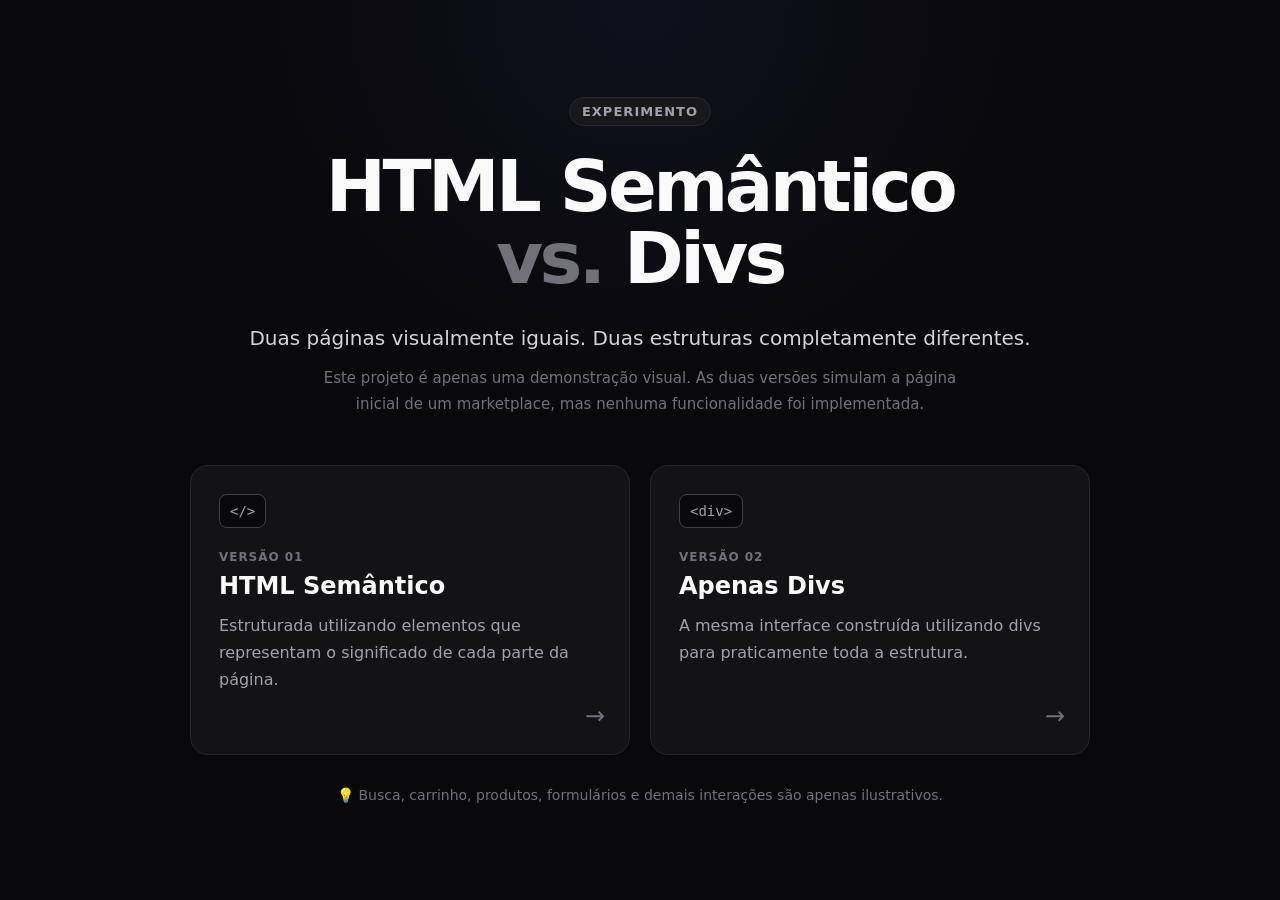
<file: src/index.html>
<!DOCTYPE html>
<html lang="pt-BR">
  <head>
    <meta charset="UTF-8" />
    <meta name="viewport" content="width=device-width, initial-scale=1.0" />

    <meta
      name="description"
      content="Uma demonstração prática da diferença entre HTML semântico e uma estrutura baseada principalmente em divs."
    />

    <title>HTML Semântico vs. Divs</title>

    <link rel="stylesheet" href="./styles.css" />
  </head>

  <body>
    <main class="container">
      <div class="content">
        <span class="badge">Experimento</span>

        <h1>
          HTML Semântico
          <span>vs.</span>
          Divs
        </h1>

        <p class="description">
          Duas páginas visualmente iguais. Duas estruturas completamente
          diferentes.
        </p>

        <p class="secondary-text">
          Este projeto é apenas uma demonstração visual. As duas versões
          simulam a página inicial de um marketplace, mas nenhuma funcionalidade
          foi implementada.
        </p>

        <div class="options">
          <a class="card" href="./semantico/">
            <div class="card-icon">&lt;/&gt;</div>

            <div>
              <span class="card-label">Versão 01</span>

              <h2>HTML Semântico</h2>

              <p>
                Estruturada utilizando elementos que representam o significado
                de cada parte da página.
              </p>
            </div>

            <span class="arrow" aria-hidden="true">→</span>
          </a>

          <a class="card" href="./divs/">
            <div class="card-icon">&lt;div&gt;</div>

            <div>
              <span class="card-label">Versão 02</span>

              <h2>Apenas Divs</h2>

              <p>
                A mesma interface construída utilizando divs para praticamente
                toda a estrutura.
              </p>
            </div>

            <span class="arrow" aria-hidden="true">→</span>
          </a>
        </div>

        <p class="tip">
          💡 Busca, carrinho, produtos, formulários e demais interações são
          apenas ilustrativos.
        </p>
      </div>
    </main>
  </body>
</html>
</file>
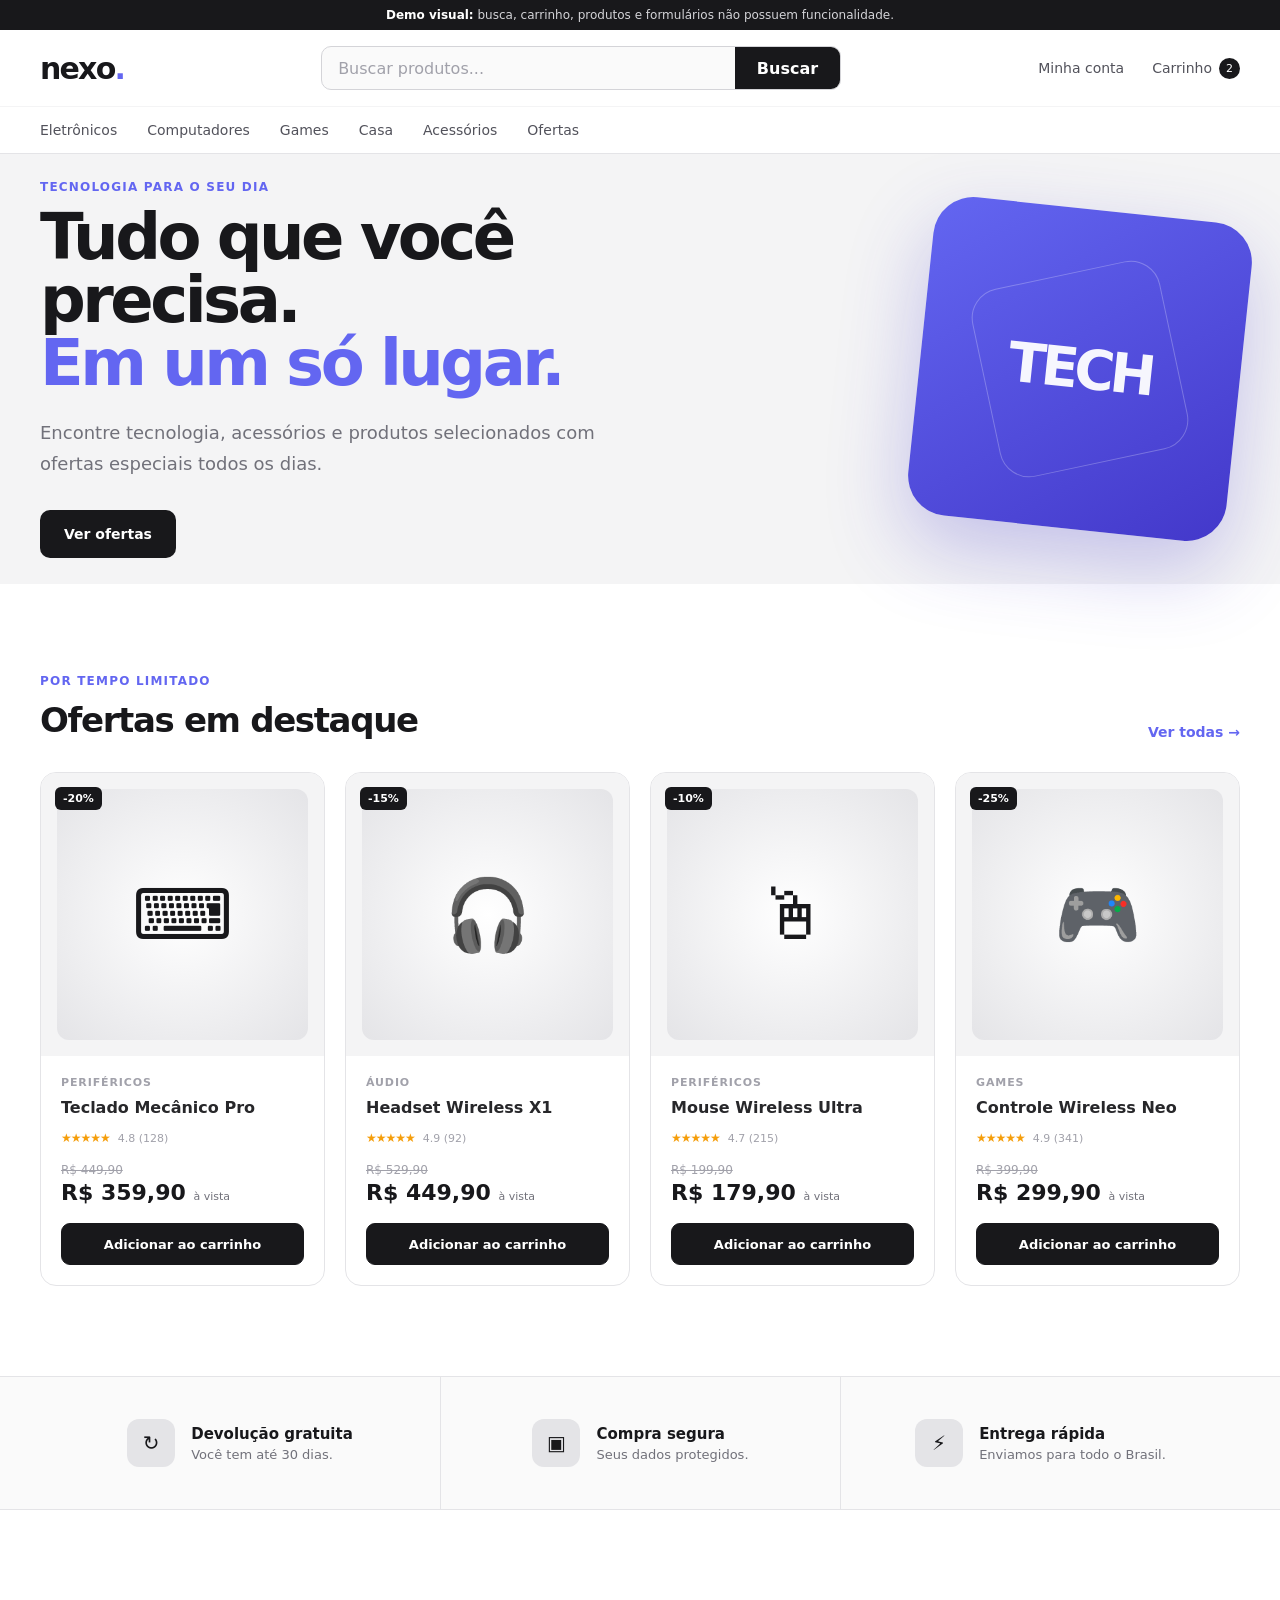
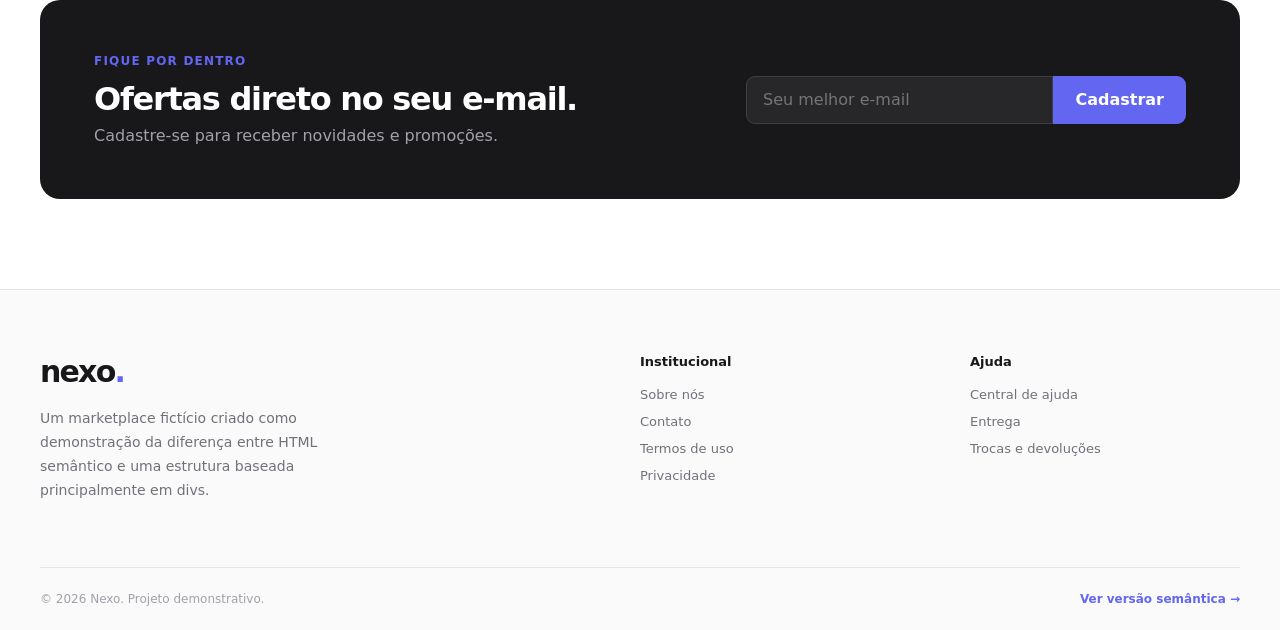
<file: src/divs/index.html>
<!DOCTYPE html>
<html lang="pt-BR">
  <head>
    <meta charset="UTF-8" />
    <meta name="viewport" content="width=device-width, initial-scale=1.0" />

    <meta
      name="description"
      content="Nexo, marketplace fictício construído principalmente utilizando divs."
    />

    <title>Nexo Marketplace — Divs</title>

    <link rel="stylesheet" href="./styles.css" />
  </head>

  <body>
    <div class="demo-warning">
      <strong>Demo visual:</strong>
      busca, carrinho, produtos e formulários não possuem funcionalidade.
    </div>

    <div class="header">
      <div class="header-content">
        <a href="../" class="logo">
          nexo<span>.</span>
        </a>

        <div class="search">
          <input
            name="search"
            type="text"
            placeholder="Buscar produtos..."
          />

          <button type="button">
            Buscar
          </button>
        </div>

        <div class="user-navigation">
          <a href="#">Minha conta</a>

          <a href="#">
            Carrinho
            <span>2</span>
          </a>
        </div>
      </div>

      <div class="categories">
        <div class="categories-content">
          <a href="#">Eletrônicos</a>
          <a href="#">Computadores</a>
          <a href="#">Games</a>
          <a href="#">Casa</a>
          <a href="#">Acessórios</a>
          <a href="#">Ofertas</a>
        </div>
      </div>
    </div>

    <div class="main">
      <div class="hero">
        <div class="hero-content">
          <div class="hero-copy">
            <div class="eyebrow">
              Tecnologia para o seu dia
            </div>

            <div class="hero-title">
              Tudo que você precisa.

              <div>
                Em um só lugar.
              </div>
            </div>

            <div class="hero-description">
              Encontre tecnologia, acessórios e produtos selecionados com
              ofertas especiais todos os dias.
            </div>

            <a href="#ofertas" class="primary-button">
              Ver ofertas
            </a>
          </div>

          <div class="hero-visual">
            <span>TECH</span>
          </div>
        </div>
      </div>

      <div class="products-section" id="ofertas">
        <div class="section-heading">
          <div>
            <div class="eyebrow">
              Por tempo limitado
            </div>

            <div class="section-title">
              Ofertas em destaque
            </div>
          </div>

          <a href="#">
            Ver todas →
          </a>
        </div>

        <div class="products-grid">
          <div class="product-card">
            <a href="#" class="product-image">
              <span class="discount">
                -20%
              </span>

              <div class="product-placeholder">
                <span>⌨</span>
              </div>
            </a>

            <div class="product-content">
              <div class="product-category">
                Periféricos
              </div>

              <div class="product-title">
                <a href="#">
                  Teclado Mecânico Pro
                </a>
              </div>

              <div class="rating">
                <span>★★★★★</span>
                <small>4.8 (128)</small>
              </div>

              <div class="old-price">
                R$ 449,90
              </div>

              <div class="price">
                R$ 359,90
                <small>à vista</small>
              </div>

              <button type="button" class="buy-button">
                Adicionar ao carrinho
              </button>
            </div>
          </div>

          <div class="product-card">
            <a href="#" class="product-image">
              <span class="discount">
                -15%
              </span>

              <div class="product-placeholder">
                <span>🎧</span>
              </div>
            </a>

            <div class="product-content">
              <div class="product-category">
                Áudio
              </div>

              <div class="product-title">
                <a href="#">
                  Headset Wireless X1
                </a>
              </div>

              <div class="rating">
                <span>★★★★★</span>
                <small>4.9 (92)</small>
              </div>

              <div class="old-price">
                R$ 529,90
              </div>

              <div class="price">
                R$ 449,90
                <small>à vista</small>
              </div>

              <button type="button" class="buy-button">
                Adicionar ao carrinho
              </button>
            </div>
          </div>

          <div class="product-card">
            <a href="#" class="product-image">
              <span class="discount">
                -10%
              </span>

              <div class="product-placeholder">
                <span>🖱</span>
              </div>
            </a>

            <div class="product-content">
              <div class="product-category">
                Periféricos
              </div>

              <div class="product-title">
                <a href="#">
                  Mouse Wireless Ultra
                </a>
              </div>

              <div class="rating">
                <span>★★★★★</span>
                <small>4.7 (215)</small>
              </div>

              <div class="old-price">
                R$ 199,90
              </div>

              <div class="price">
                R$ 179,90
                <small>à vista</small>
              </div>

              <button type="button" class="buy-button">
                Adicionar ao carrinho
              </button>
            </div>
          </div>

          <div class="product-card">
            <a href="#" class="product-image">
              <span class="discount">
                -25%
              </span>

              <div class="product-placeholder">
                <span>🎮</span>
              </div>
            </a>

            <div class="product-content">
              <div class="product-category">
                Games
              </div>

              <div class="product-title">
                <a href="#">
                  Controle Wireless Neo
                </a>
              </div>

              <div class="rating">
                <span>★★★★★</span>
                <small>4.9 (341)</small>
              </div>

              <div class="old-price">
                R$ 399,90
              </div>

              <div class="price">
                R$ 299,90
                <small>à vista</small>
              </div>

              <button type="button" class="buy-button">
                Adicionar ao carrinho
              </button>
            </div>
          </div>
        </div>
      </div>

      <div class="benefits">
        <div class="benefits-content">
          <div class="benefit">
            <span class="benefit-icon">
              ↻
            </span>

            <div>
              <div class="benefit-title">
                Devolução gratuita
              </div>

              <div class="benefit-description">
                Você tem até 30 dias.
              </div>
            </div>
          </div>

          <div class="benefit">
            <span class="benefit-icon">
              ▣
            </span>

            <div>
              <div class="benefit-title">
                Compra segura
              </div>

              <div class="benefit-description">
                Seus dados protegidos.
              </div>
            </div>
          </div>

          <div class="benefit">
            <span class="benefit-icon">
              ⚡
            </span>

            <div>
              <div class="benefit-title">
                Entrega rápida
              </div>

              <div class="benefit-description">
                Enviamos para todo o Brasil.
              </div>
            </div>
          </div>
        </div>
      </div>

      <div class="newsletter">
        <div>
          <div class="eyebrow">
            Fique por dentro
          </div>

          <div class="newsletter-title">
            Ofertas direto no seu e-mail.
          </div>

          <div class="newsletter-description">
            Cadastre-se para receber novidades e promoções.
          </div>
        </div>

        <div class="newsletter-form">
          <input
            name="email"
            type="text"
            placeholder="Seu melhor e-mail"
          />

          <button type="button">
            Cadastrar
          </button>
        </div>
      </div>
    </div>

    <div class="footer">
      <div class="footer-content">
        <div class="footer-brand">
          <a href="../" class="logo">
            nexo<span>.</span>
          </a>

          <div class="footer-description">
            Um marketplace fictício criado como demonstração da diferença
            entre HTML semântico e uma estrutura baseada principalmente em
            divs.
          </div>
        </div>

        <div class="footer-links">
          <div class="footer-title">
            Institucional
          </div>

          <a href="#">Sobre nós</a>
          <a href="#">Contato</a>
          <a href="#">Termos de uso</a>
          <a href="#">Privacidade</a>
        </div>

        <div class="footer-links">
          <div class="footer-title">
            Ajuda
          </div>

          <a href="#">Central de ajuda</a>
          <a href="#">Entrega</a>
          <a href="#">Trocas e devoluções</a>
        </div>
      </div>

      <div class="footer-bottom">
        <div>
          © 2026 Nexo. Projeto demonstrativo.
        </div>

        <a href="../semantico/">
          Ver versão semântica →
        </a>
      </div>
    </div>
  </body>
</html>
</file>
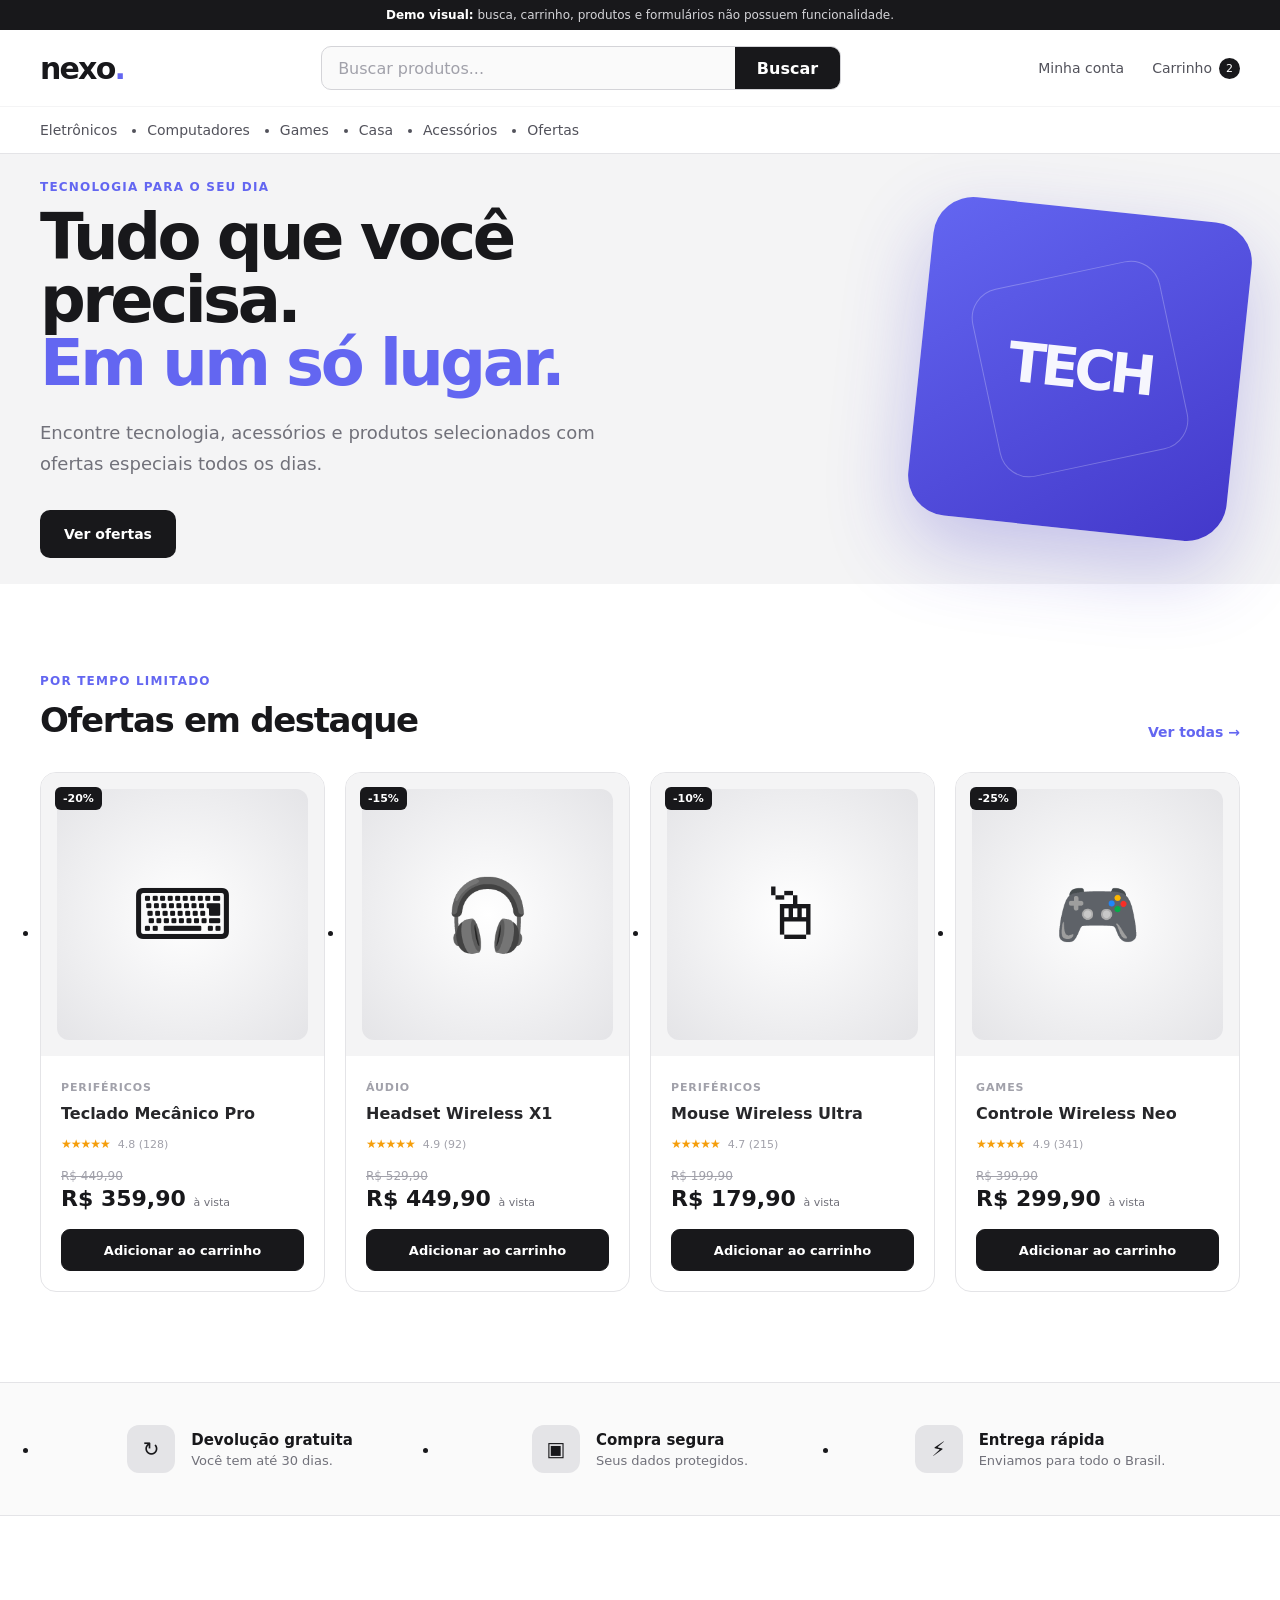
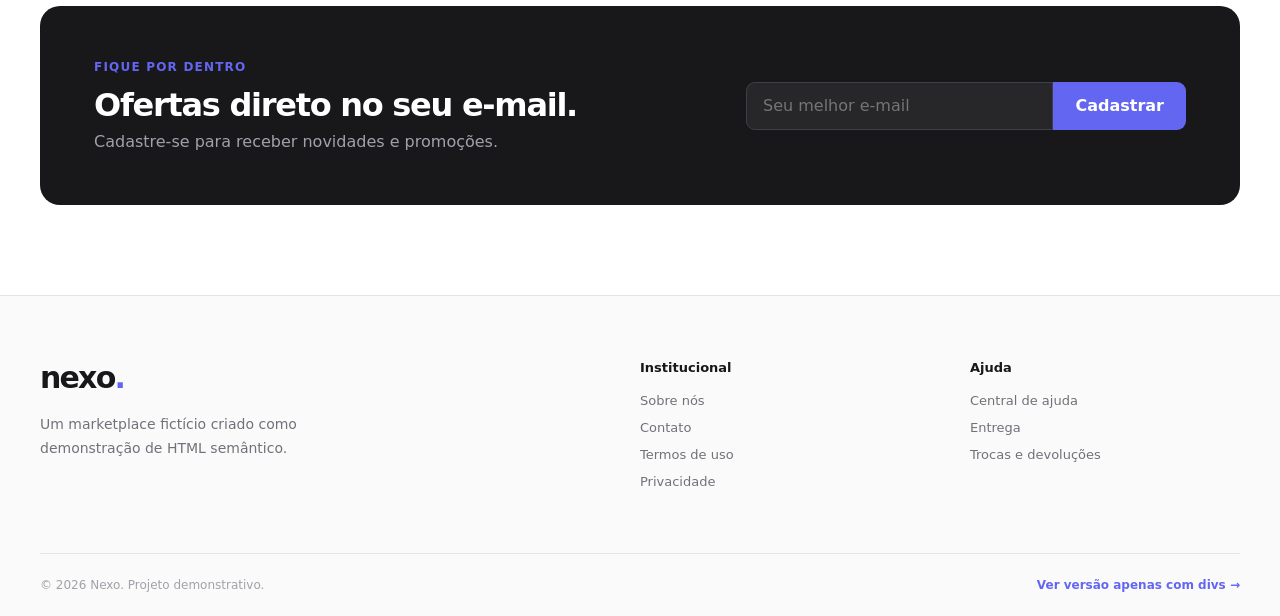
<file: src/semantico/index.html>
<!DOCTYPE html>
<html lang="pt-BR">
  <head>
    <meta charset="UTF-8" />
    <meta name="viewport" content="width=device-width, initial-scale=1.0" />

    <meta
      name="description"
      content="Nexo, marketplace fictício utilizado como demonstração de HTML semântico."
    />

    <title>Nexo Marketplace — HTML Semântico</title>

    <link rel="stylesheet" href="./styles.css" />
  </head>

  <body>
    <aside class="demo-warning" aria-label="Aviso sobre a demonstração">
      <strong>Demo visual:</strong>
      busca, carrinho, produtos e formulários não possuem funcionalidade.
    </aside>

    <header class="header">
      <div class="header-content">
        <a href="../" class="logo" aria-label="Nexo - Voltar ao experimento">
          nexo<span>.</span>
        </a>

        <form class="search" role="search">
          <label class="sr-only" for="product-search">
            Buscar produtos
          </label>

          <input
            id="product-search"
            name="search"
            type="search"
            placeholder="Buscar produtos..."
          />

          <button type="button">Buscar</button>
        </form>

        <nav class="user-navigation" aria-label="Navegação do usuário">
          <a href="#">Minha conta</a>

          <a href="#">
            Carrinho
            <span>2</span>
          </a>
        </nav>
      </div>

      <nav class="categories" aria-label="Categorias de produtos">
        <ul class="categories-content">
          <li><a href="#">Eletrônicos</a></li>
          <li><a href="#">Computadores</a></li>
          <li><a href="#">Games</a></li>
          <li><a href="#">Casa</a></li>
          <li><a href="#">Acessórios</a></li>
          <li><a href="#">Ofertas</a></li>
        </ul>
      </nav>
    </header>

    <main>
      <section class="hero" aria-labelledby="hero-title">
        <div class="hero-content">
          <div class="hero-copy">
            <span class="eyebrow">
              Tecnologia para o seu dia
            </span>

            <h1 id="hero-title">
              Tudo que você precisa.
              <strong>Em um só lugar.</strong>
            </h1>

            <p>
              Encontre tecnologia, acessórios e produtos selecionados com
              ofertas especiais todos os dias.
            </p>

            <a href="#ofertas" class="primary-button">
              Ver ofertas
            </a>
          </div>

          <div class="hero-visual" aria-hidden="true">
            <span>TECH</span>
          </div>
        </div>
      </section>

      <section
        class="products-section"
        id="ofertas"
        aria-labelledby="offers-title"
      >
        <div class="section-heading">
          <div>
            <span class="eyebrow">
              Por tempo limitado
            </span>

            <h2 id="offers-title">
              Ofertas em destaque
            </h2>
          </div>

          <a href="#">Ver todas →</a>
        </div>

        <ul class="products-grid">
          <li>
            <article class="product-card">
              <a href="#" class="product-image">
                <data class="discount" value="20">-20%</data>

                <div class="product-placeholder">
                  <span aria-hidden="true">⌨</span>
                </div>
              </a>

              <div class="product-content">
                <span class="product-category">
                  Periféricos
                </span>

                <h3>
                  <a href="#">
                    Teclado Mecânico Pro
                  </a>
                </h3>

                <p class="rating">
                  <span aria-label="4.8 de 5 estrelas">★★★★★</span>
                  <small>4.8 (128)</small>
                </p>

                <p class="old-price">
                  R$ 449,90
                </p>

                <p class="price">
                  R$ 359,90
                  <small>à vista</small>
                </p>

                <button type="button" class="buy-button">
                  Adicionar ao carrinho
                </button>
              </div>
            </article>
          </li>

          <li>
            <article class="product-card">
              <a href="#" class="product-image">
                <data class="discount" value="15">-15%</data>

                <div class="product-placeholder">
                  <span aria-hidden="true">🎧</span>
                </div>
              </a>

              <div class="product-content">
                <span class="product-category">
                  Áudio
                </span>

                <h3>
                  <a href="#">
                    Headset Wireless X1
                  </a>
                </h3>

                <p class="rating">
                  <span aria-label="4.9 de 5 estrelas">★★★★★</span>
                  <small>4.9 (92)</small>
                </p>

                <p class="old-price">
                  R$ 529,90
                </p>

                <p class="price">
                  R$ 449,90
                  <small>à vista</small>
                </p>

                <button type="button" class="buy-button">
                  Adicionar ao carrinho
                </button>
              </div>
            </article>
          </li>

          <li>
            <article class="product-card">
              <a href="#" class="product-image">
                <data class="discount" value="10">-10%</data>

                <div class="product-placeholder">
                  <span aria-hidden="true">🖱</span>
                </div>
              </a>

              <div class="product-content">
                <span class="product-category">
                  Periféricos
                </span>

                <h3>
                  <a href="#">
                    Mouse Wireless Ultra
                  </a>
                </h3>

                <p class="rating">
                  <span aria-label="4.7 de 5 estrelas">★★★★★</span>
                  <small>4.7 (215)</small>
                </p>

                <p class="old-price">
                  R$ 199,90
                </p>

                <p class="price">
                  R$ 179,90
                  <small>à vista</small>
                </p>

                <button type="button" class="buy-button">
                  Adicionar ao carrinho
                </button>
              </div>
            </article>
          </li>

          <li>
            <article class="product-card">
              <a href="#" class="product-image">
                <data class="discount" value="25">-25%</data>

                <div class="product-placeholder">
                  <span aria-hidden="true">🎮</span>
                </div>
              </a>

              <div class="product-content">
                <span class="product-category">
                  Games
                </span>

                <h3>
                  <a href="#">
                    Controle Wireless Neo
                  </a>
                </h3>

                <p class="rating">
                  <span aria-label="4.9 de 5 estrelas">★★★★★</span>
                  <small>4.9 (341)</small>
                </p>

                <p class="old-price">
                  R$ 399,90
                </p>

                <p class="price">
                  R$ 299,90
                  <small>à vista</small>
                </p>

                <button type="button" class="buy-button">
                  Adicionar ao carrinho
                </button>
              </div>
            </article>
          </li>
        </ul>
      </section>

      <section class="benefits" aria-labelledby="benefits-title">
        <h2 id="benefits-title" class="sr-only">
          Benefícios da Nexo
        </h2>

        <ul class="benefits-content">
          <li>
            <article>
              <span class="benefit-icon" aria-hidden="true">
                ↻
              </span>

              <div>
                <h3>Devolução gratuita</h3>
                <p>Você tem até 30 dias.</p>
              </div>
            </article>
          </li>

          <li>
            <article>
              <span class="benefit-icon" aria-hidden="true">
                ▣
              </span>

              <div>
                <h3>Compra segura</h3>
                <p>Seus dados protegidos.</p>
              </div>
            </article>
          </li>

          <li>
            <article>
              <span class="benefit-icon" aria-hidden="true">
                ⚡
              </span>

              <div>
                <h3>Entrega rápida</h3>
                <p>Enviamos para todo o Brasil.</p>
              </div>
            </article>
          </li>
        </ul>
      </section>

      <section class="newsletter" aria-labelledby="newsletter-title">
        <div>
          <span class="eyebrow">
            Fique por dentro
          </span>

          <h2 id="newsletter-title">
            Ofertas direto no seu e-mail.
          </h2>

          <p>
            Cadastre-se para receber novidades e promoções.
          </p>
        </div>

        <form>
          <label class="sr-only" for="newsletter-email">
            Seu melhor e-mail
          </label>

          <input
            id="newsletter-email"
            name="email"
            type="email"
            placeholder="Seu melhor e-mail"
          />

          <button type="button">
            Cadastrar
          </button>
        </form>
      </section>
    </main>

    <footer class="footer">
      <div class="footer-content">
        <div class="footer-brand">
          <a href="../" class="logo">
            nexo<span>.</span>
          </a>

          <p>
            Um marketplace fictício criado como demonstração de HTML semântico.
          </p>
        </div>

        <nav aria-label="Links institucionais">
          <h2>Institucional</h2>

          <a href="#">Sobre nós</a>
          <a href="#">Contato</a>
          <a href="#">Termos de uso</a>
          <a href="#">Privacidade</a>
        </nav>

        <nav aria-label="Ajuda">
          <h2>Ajuda</h2>

          <a href="#">Central de ajuda</a>
          <a href="#">Entrega</a>
          <a href="#">Trocas e devoluções</a>
        </nav>
      </div>

      <div class="footer-bottom">
        <p>
          © 2026 Nexo. Projeto demonstrativo.
        </p>

        <a href="../divs/">
          Ver versão apenas com divs →
        </a>
      </div>
    </footer>
  </body>
</html>
</file>
<file: src/styles.css>
* {
  box-sizing: border-box;
  margin: 0;
  padding: 0;
}

:root {
  font-family:
    Inter,
    system-ui,
    -apple-system,
    BlinkMacSystemFont,
    "Segoe UI",
    sans-serif;

  color: #e4e4e7;
  background: #09090b;
}

body {
  min-height: 100vh;

  background:
    radial-gradient(circle at top, rgba(99, 102, 241, 0.08), transparent 35%),
    #09090b;
}

a {
  color: inherit;
  text-decoration: none;
}

.container {
  min-height: 100vh;

  display: flex;
  align-items: center;
  justify-content: center;

  padding: 48px 24px;
}

.content {
  width: min(100%, 900px);

  text-align: center;
}

.badge {
  display: inline-flex;

  margin-bottom: 24px;
  padding: 6px 12px;

  border: 1px solid #27272a;
  border-radius: 999px;

  background: #18181b;

  color: #a1a1aa;

  font-size: 13px;
  font-weight: 600;
  text-transform: uppercase;
  letter-spacing: 0.08em;
}

h1 {
  max-width: 700px;

  margin: 0 auto;

  color: #fafafa;

  font-size: clamp(40px, 7vw, 72px);
  line-height: 1;

  letter-spacing: -0.05em;
}

h1 span {
  color: #71717a;
}

.description {
  margin-top: 28px;

  color: #d4d4d8;

  font-size: 20px;
  line-height: 1.6;
}

.secondary-text {
  max-width: 660px;

  margin: 12px auto 0;

  color: #71717a;

  font-size: 15px;
  line-height: 1.7;
}

.options {
  display: grid;
  grid-template-columns: repeat(2, 1fr);
  gap: 20px;

  margin-top: 48px;

  text-align: left;
}

.card {
  position: relative;

  min-height: 290px;

  display: flex;
  flex-direction: column;
  gap: 22px;

  padding: 28px;

  border: 1px solid #27272a;
  border-radius: 18px;

  background: rgba(24, 24, 27, 0.7);

  transition:
    border-color 0.2s ease,
    transform 0.2s ease,
    background 0.2s ease;
}

.card:hover {
  transform: translateY(-4px);

  border-color: #52525b;

  background: #18181b;
}

.card-icon {
  width: fit-content;

  padding: 8px 10px;

  border: 1px solid #3f3f46;
  border-radius: 8px;

  background: #09090b;

  color: #a1a1aa;

  font-family: monospace;
  font-size: 14px;
}

.card-label {
  display: block;

  margin-bottom: 8px;

  color: #71717a;

  font-size: 12px;
  font-weight: 700;
  text-transform: uppercase;
  letter-spacing: 0.08em;
}

.card h2 {
  color: #fafafa;

  font-size: 24px;
}

.card p {
  margin-top: 12px;

  color: #a1a1aa;

  line-height: 1.7;
}

.arrow {
  position: absolute;

  right: 24px;
  bottom: 24px;

  color: #71717a;

  font-size: 24px;

  transition:
    color 0.2s ease,
    transform 0.2s ease;
}

.card:hover .arrow {
  transform: translateX(4px);

  color: #fafafa;
}

.tip {
  margin-top: 32px;

  color: #71717a;

  font-size: 14px;
}

@media (max-width: 700px) {
  .options {
    grid-template-columns: 1fr;
  }

  .card {
    min-height: 250px;
  }
}
</file>
<file: src/divs/styles.css>
* {
  box-sizing: border-box;
  margin: 0;
  padding: 0;
}

:root {
  font-family:
    Inter,
    system-ui,
    -apple-system,
    BlinkMacSystemFont,
    "Segoe UI",
    sans-serif;

  color: #18181b;
  background: #ffffff;
}

html {
  scroll-behavior: smooth;
}

body {
  min-width: 320px;
}

a {
  color: inherit;
  text-decoration: none;
}

button,
input {
  font: inherit;
}

button {
  cursor: pointer;
}

/* Demo */

.demo-warning {
  padding: 8px 20px;

  background: #18181b;
  color: #d4d4d8;

  text-align: center;

  font-size: 12px;
}

.demo-warning strong {
  color: #ffffff;
}

/* Header */

.header {
  position: sticky;
  top: 0;
  z-index: 10;

  background: rgba(255, 255, 255, 0.96);

  border-bottom: 1px solid #e4e4e7;

  backdrop-filter: blur(12px);
}

.header-content {
  width: min(100% - 40px, 1200px);
  min-height: 76px;

  margin: 0 auto;

  display: grid;
  grid-template-columns: auto minmax(300px, 520px) auto;
  align-items: center;
  justify-content: space-between;
  gap: 48px;
}

.logo {
  flex-shrink: 0;

  font-size: 30px;
  font-weight: 800;

  letter-spacing: -0.06em;
}

.logo span {
  color: #6366f1;
}

.search {
  width: 100%;
  height: 44px;

  display: flex;

  border: 1px solid #d4d4d8;
  border-radius: 10px;

  overflow: hidden;

  background: #fafafa;
}

.search:focus-within {
  border-color: #6366f1;

  outline: 3px solid rgba(99, 102, 241, 0.12);
}

.search input {
  flex: 1;

  min-width: 0;

  padding: 0 16px;

  border: 0;
  outline: 0;

  background: transparent;

  color: #18181b;
}

.search input::placeholder {
  color: #a1a1aa;
}

.search button {
  padding: 0 22px;

  border: 0;

  background: #18181b;
  color: #ffffff;

  font-weight: 600;
}

.user-navigation {
  display: flex;
  align-items: center;
  justify-content: flex-end;
  gap: 28px;

  white-space: nowrap;

  color: #52525b;

  font-size: 14px;
  font-weight: 500;
}

.user-navigation a {
  display: flex;
  align-items: center;
  gap: 7px;
}

.user-navigation a:hover {
  color: #18181b;
}

.user-navigation span {
  min-width: 21px;
  height: 21px;

  display: inline-flex;
  align-items: center;
  justify-content: center;

  padding: 0 6px;

  border-radius: 999px;

  background: #18181b;
  color: #ffffff;

  font-size: 11px;
}

.categories {
  border-top: 1px solid #f4f4f5;
}

.categories-content {
  width: min(100% - 40px, 1200px);
  height: 46px;

  margin: 0 auto;

  display: flex;
  align-items: center;
  gap: 30px;

  overflow-x: auto;

  color: #52525b;

  font-size: 14px;
}

.categories-content a {
  flex-shrink: 0;
}

.categories-content a:hover {
  color: #6366f1;
}

/* Hero */

.hero {
  background: #f4f4f5;
}

.hero-content {
  width: min(100% - 40px, 1200px);
  min-height: 430px;

  margin: 0 auto;

  display: grid;
  grid-template-columns: 1.2fr 0.8fr;
  align-items: center;
  gap: 60px;
}

.hero-copy {
  max-width: 640px;
}

.eyebrow {
  display: block;

  margin-bottom: 12px;

  color: #6366f1;

  font-size: 12px;
  font-weight: 800;

  text-transform: uppercase;
  letter-spacing: 0.1em;
}

.hero-title {
  color: #18181b;

  font-size: clamp(42px, 5vw, 68px);
  font-weight: 700;
  line-height: 0.98;

  letter-spacing: -0.055em;
}

.hero-title > div {
  color: #6366f1;

  font-weight: 800;
}

.hero-description {
  max-width: 560px;

  margin-top: 24px;

  color: #71717a;

  font-size: 18px;
  line-height: 1.7;
}

.primary-button {
  height: 48px;

  display: inline-flex;
  align-items: center;
  justify-content: center;

  margin-top: 30px;
  padding: 0 24px;

  border-radius: 10px;

  background: #18181b;
  color: #ffffff;

  font-size: 14px;
  font-weight: 700;

  transition:
    transform 0.2s ease,
    background 0.2s ease;
}

.primary-button:hover {
  transform: translateY(-2px);

  background: #27272a;
}

.hero-visual {
  position: relative;

  width: 320px;

  aspect-ratio: 1;

  justify-self: end;

  display: flex;
  align-items: center;
  justify-content: center;

  border-radius: 40px;

  transform: rotate(6deg);

  background: linear-gradient(145deg, #6366f1, #4338ca);

  box-shadow: 0 30px 80px rgba(67, 56, 202, 0.28);
}

.hero-visual::before {
  content: "";

  position: absolute;

  width: 190px;
  height: 190px;

  border: 1px solid rgba(255, 255, 255, 0.25);
  border-radius: 30px;

  transform: rotate(-18deg);
}

.hero-visual span {
  position: relative;

  color: rgba(255, 255, 255, 0.95);

  font-size: 55px;
  font-weight: 900;

  letter-spacing: -0.08em;
}

/* Products */

.products-section {
  width: min(100% - 40px, 1200px);

  margin: 0 auto;

  padding: 90px 0;
}

.section-heading {
  display: flex;
  align-items: flex-end;
  justify-content: space-between;

  margin-bottom: 32px;
}

.section-title {
  font-size: 34px;
  font-weight: 700;

  letter-spacing: -0.04em;
}

.section-heading > a {
  color: #6366f1;

  font-size: 14px;
  font-weight: 700;
}

.products-grid {
  display: grid;
  grid-template-columns: repeat(4, 1fr);
  gap: 20px;
}

.product-card {
  overflow: hidden;

  border: 1px solid #e4e4e7;
  border-radius: 16px;

  background: #ffffff;

  transition:
    transform 0.2s ease,
    box-shadow 0.2s ease;
}

.product-card:hover {
  transform: translateY(-4px);

  box-shadow: 0 16px 35px rgba(24, 24, 27, 0.08);
}

.product-image {
  position: relative;

  display: block;

  aspect-ratio: 1;

  padding: 16px;

  background: #f4f4f5;
}

.discount {
  position: absolute;
  top: 14px;
  left: 14px;
  z-index: 1;

  padding: 5px 8px;

  border-radius: 6px;

  background: #18181b;
  color: #ffffff;

  font-size: 11px;
  font-weight: 700;
}

.product-placeholder {
  width: 100%;
  height: 100%;

  display: flex;
  align-items: center;
  justify-content: center;

  border-radius: 12px;

  background: radial-gradient(circle, #ffffff 0%, #e4e4e7 100%);
}

.product-placeholder span {
  font-size: 70px;
}

.product-content {
  padding: 20px;
}

.product-category {
  color: #a1a1aa;

  font-size: 11px;
  font-weight: 700;

  text-transform: uppercase;
  letter-spacing: 0.08em;
}

.product-title {
  margin-top: 8px;

  color: #27272a;

  font-size: 16px;
  font-weight: 700;
  line-height: 1.4;
}

.product-title a:hover {
  color: #6366f1;
}

.rating {
  display: flex;
  align-items: center;
  gap: 8px;

  margin-top: 12px;
}

.rating span {
  color: #f59e0b;

  font-size: 12px;

  letter-spacing: -1px;
}

.rating small {
  color: #a1a1aa;

  font-size: 11px;
}

.old-price {
  margin-top: 18px;

  color: #a1a1aa;

  font-size: 12px;

  text-decoration: line-through;
}

.price {
  margin-top: 3px;

  color: #18181b;

  font-size: 22px;
  font-weight: 800;
}

.price small {
  color: #71717a;

  font-size: 11px;
  font-weight: 500;
}

.buy-button {
  width: 100%;
  height: 42px;

  margin-top: 18px;

  border: 1px solid #18181b;
  border-radius: 9px;

  background: #18181b;
  color: #ffffff;

  font-size: 13px;
  font-weight: 700;
}

.buy-button:hover {
  background: #ffffff;
  color: #18181b;
}

/* Benefits */

.benefits {
  border-top: 1px solid #e4e4e7;
  border-bottom: 1px solid #e4e4e7;

  background: #fafafa;
}

.benefits-content {
  width: min(100% - 40px, 1200px);

  margin: 0 auto;

  display: grid;
  grid-template-columns: repeat(3, 1fr);
}

.benefit {
  display: flex;
  align-items: center;
  justify-content: center;
  gap: 16px;

  padding: 42px 24px;
}

.benefit + .benefit {
  border-left: 1px solid #e4e4e7;
}

.benefit-icon {
  width: 48px;
  height: 48px;

  flex-shrink: 0;

  display: flex;
  align-items: center;
  justify-content: center;

  border-radius: 12px;

  background: #e4e4e7;

  font-size: 20px;
}

.benefit-title {
  font-size: 15px;
  font-weight: 700;
}

.benefit-description {
  margin-top: 4px;

  color: #71717a;

  font-size: 13px;
}

/* Newsletter */

.newsletter {
  width: min(100% - 40px, 1200px);

  margin: 90px auto;
  padding: 54px;

  display: flex;
  align-items: center;
  justify-content: space-between;
  gap: 40px;

  border-radius: 20px;

  background: #18181b;
  color: #ffffff;
}

.newsletter-title {
  font-size: 32px;
  font-weight: 700;

  letter-spacing: -0.04em;
}

.newsletter-description {
  margin-top: 8px;

  color: #a1a1aa;
}

.newsletter-form {
  width: min(100%, 440px);
  height: 48px;

  display: flex;
}

.newsletter-form input {
  flex: 1;

  min-width: 0;

  padding: 0 16px;

  border: 1px solid #3f3f46;
  border-radius: 9px 0 0 9px;

  outline: 0;

  background: #27272a;
  color: #ffffff;
}

.newsletter-form input:focus {
  border-color: #6366f1;
}

.newsletter-form button {
  padding: 0 22px;

  border: 0;
  border-radius: 0 9px 9px 0;

  background: #6366f1;
  color: #ffffff;

  font-weight: 700;
}

/* Footer */

.footer {
  border-top: 1px solid #e4e4e7;

  background: #fafafa;
}

.footer-content {
  width: min(100% - 40px, 1200px);

  margin: 0 auto;
  padding: 64px 0;

  display: grid;
  grid-template-columns: 2fr 1fr 1fr;
  gap: 60px;
}

.footer-brand {
  max-width: 340px;
}

.footer-description {
  margin-top: 18px;

  color: #71717a;

  font-size: 14px;
  line-height: 1.7;
}

.footer-links {
  display: flex;
  flex-direction: column;
  align-items: flex-start;
  gap: 12px;
}

.footer-title {
  margin-bottom: 6px;

  font-size: 13px;
  font-weight: 700;
}

.footer-links a {
  color: #71717a;

  font-size: 13px;
}

.footer-links a:hover {
  color: #18181b;
}

.footer-bottom {
  width: min(100% - 40px, 1200px);

  margin: 0 auto;
  padding: 24px 0;

  border-top: 1px solid #e4e4e7;

  display: flex;
  align-items: center;
  justify-content: space-between;

  color: #a1a1aa;

  font-size: 12px;
}

.footer-bottom a {
  color: #6366f1;

  font-weight: 700;
}

/* Responsive */

@media (max-width: 1000px) {
  .header-content {
    grid-template-columns: auto minmax(260px, 1fr) auto;

    gap: 24px;
  }

  .products-grid {
    grid-template-columns: repeat(2, 1fr);
  }

  .hero-content {
    grid-template-columns: 1fr;

    gap: 40px;

    padding: 70px 0;
  }

  .hero-visual {
    display: none;
  }
}

@media (max-width: 800px) {
  .header-content {
    grid-template-columns: auto 1fr;

    gap: 16px 24px;

    padding: 16px 0;
  }

  .search {
    grid-column: 1 / -1;
    grid-row: 2;
  }

  .user-navigation {
    justify-self: end;
  }

  .newsletter {
    flex-direction: column;
    align-items: flex-start;

    padding: 38px 30px;
  }

  .newsletter-form {
    width: 100%;
    max-width: none;
  }

  .benefits-content {
    grid-template-columns: 1fr;
  }

  .benefit {
    justify-content: flex-start;
  }

  .benefit + .benefit {
    border-top: 1px solid #e4e4e7;
    border-left: 0;
  }

  .footer-content {
    grid-template-columns: 1fr 1fr;
  }

  .footer-brand {
    grid-column: 1 / -1;
  }
}

@media (max-width: 600px) {
  .demo-warning {
    padding-inline: 14px;

    font-size: 11px;
    line-height: 1.5;
  }

  .products-grid {
    grid-template-columns: 1fr;
  }

  .section-heading {
    flex-direction: column;
    align-items: flex-start;
    gap: 20px;
  }

  .user-navigation a:first-child {
    display: none;
  }

  .categories-content {
    gap: 20px;
  }

  .hero-title {
    font-size: 44px;
  }

  .hero-description {
    font-size: 16px;
  }

  .products-section {
    padding: 64px 0;
  }

  .newsletter {
    margin: 64px auto;
  }

  .newsletter-form {
    height: auto;

    flex-direction: column;
    gap: 10px;
  }

  .newsletter-form input,
  .newsletter-form button {
    width: 100%;
    height: 48px;

    border-radius: 9px;
  }

  .footer-content {
    grid-template-columns: 1fr;
  }

  .footer-brand {
    grid-column: auto;
  }

  .footer-bottom {
    flex-direction: column;
    align-items: flex-start;
    gap: 12px;
  }
}
</file>
<file: src/semantico/styles.css>
* {
  box-sizing: border-box;
  margin: 0;
  padding: 0;
}

:root {
  font-family:
    Inter,
    system-ui,
    -apple-system,
    BlinkMacSystemFont,
    "Segoe UI",
    sans-serif;

  color: #18181b;
  background: #ffffff;
}

html {
  scroll-behavior: smooth;
}

body {
  min-width: 320px;
}

a {
  color: inherit;
  text-decoration: none;
}

button,
input {
  font: inherit;
}

button {
  cursor: pointer;
}

.sr-only {
  position: absolute;

  width: 1px;
  height: 1px;

  padding: 0;
  margin: -1px;

  overflow: hidden;

  clip: rect(0, 0, 0, 0);

  white-space: nowrap;

  border: 0;
}

/* Demo */

.demo-warning {
  padding: 8px 20px;

  background: #18181b;
  color: #d4d4d8;

  text-align: center;

  font-size: 12px;
}

.demo-warning strong {
  color: #ffffff;
}

/* Header */

.header {
  position: sticky;
  top: 0;
  z-index: 10;

  background: rgba(255, 255, 255, 0.96);

  border-bottom: 1px solid #e4e4e7;

  backdrop-filter: blur(12px);
}

.header-content {
  width: min(100% - 40px, 1200px);
  min-height: 76px;

  margin: 0 auto;

  display: grid;
  grid-template-columns: auto minmax(300px, 520px) auto;
  align-items: center;
  justify-content: space-between;
  gap: 48px;
}

.logo {
  flex-shrink: 0;

  font-size: 30px;
  font-weight: 800;

  letter-spacing: -0.06em;
}

.logo span {
  color: #6366f1;
}

.search {
  width: 100%;
  height: 44px;

  display: flex;

  border: 1px solid #d4d4d8;
  border-radius: 10px;

  overflow: hidden;

  background: #fafafa;
}

.search:focus-within {
  border-color: #6366f1;

  outline: 3px solid rgba(99, 102, 241, 0.12);
}

.search input {
  flex: 1;

  min-width: 0;

  padding: 0 16px;

  border: 0;
  outline: 0;

  background: transparent;

  color: #18181b;
}

.search input::placeholder {
  color: #a1a1aa;
}

.search button {
  padding: 0 22px;

  border: 0;

  background: #18181b;
  color: #ffffff;

  font-weight: 600;
}

.user-navigation {
  display: flex;
  align-items: center;
  justify-content: flex-end;
  gap: 28px;

  white-space: nowrap;

  color: #52525b;

  font-size: 14px;
  font-weight: 500;
}

.user-navigation a {
  display: flex;
  align-items: center;
  gap: 7px;
}

.user-navigation a:hover {
  color: #18181b;
}

.user-navigation span {
  min-width: 21px;
  height: 21px;

  display: inline-flex;
  align-items: center;
  justify-content: center;

  padding: 0 6px;

  border-radius: 999px;

  background: #18181b;
  color: #ffffff;

  font-size: 11px;
}

.categories {
  border-top: 1px solid #f4f4f5;
}

.categories-content {
  width: min(100% - 40px, 1200px);
  height: 46px;

  margin: 0 auto;

  display: flex;
  align-items: center;
  gap: 30px;

  overflow-x: auto;

  color: #52525b;

  font-size: 14px;
}

.categories-content a {
  flex-shrink: 0;
}

.categories-content a:hover {
  color: #6366f1;
}

/* Hero */

.hero {
  background: #f4f4f5;
}

.hero-content {
  width: min(100% - 40px, 1200px);
  min-height: 430px;

  margin: 0 auto;

  display: grid;
  grid-template-columns: 1.2fr 0.8fr;
  align-items: center;
  gap: 60px;
}

.hero-copy {
  max-width: 640px;
}

.eyebrow {
  display: block;

  margin-bottom: 12px;

  color: #6366f1;

  font-size: 12px;
  font-weight: 800;

  text-transform: uppercase;
  letter-spacing: 0.1em;
}

.hero h1 {
  color: #18181b;

  font-size: clamp(42px, 5vw, 68px);
  line-height: 0.98;

  letter-spacing: -0.055em;
}

.hero h1 strong {
  display: block;

  color: #6366f1;
}

.hero p {
  max-width: 560px;

  margin-top: 24px;

  color: #71717a;

  font-size: 18px;
  line-height: 1.7;
}

.primary-button {
  height: 48px;

  display: inline-flex;
  align-items: center;
  justify-content: center;

  margin-top: 30px;
  padding: 0 24px;

  border-radius: 10px;

  background: #18181b;
  color: #ffffff;

  font-size: 14px;
  font-weight: 700;

  transition:
    transform 0.2s ease,
    background 0.2s ease;
}

.primary-button:hover {
  transform: translateY(-2px);

  background: #27272a;
}

.hero-visual {
  position: relative;

  width: 320px;

  aspect-ratio: 1;

  justify-self: end;

  display: flex;
  align-items: center;
  justify-content: center;

  border-radius: 40px;

  transform: rotate(6deg);

  background: linear-gradient(145deg, #6366f1, #4338ca);

  box-shadow: 0 30px 80px rgba(67, 56, 202, 0.28);
}

.hero-visual::before {
  content: "";

  position: absolute;

  width: 190px;
  height: 190px;

  border: 1px solid rgba(255, 255, 255, 0.25);
  border-radius: 30px;

  transform: rotate(-18deg);
}

.hero-visual span {
  position: relative;

  color: rgba(255, 255, 255, 0.95);

  font-size: 55px;
  font-weight: 900;

  letter-spacing: -0.08em;
}

/* Products */

.products-section {
  width: min(100% - 40px, 1200px);

  margin: 0 auto;

  padding: 90px 0;
}

.section-heading {
  display: flex;
  align-items: flex-end;
  justify-content: space-between;

  margin-bottom: 32px;
}

.section-heading h2 {
  font-size: 34px;

  letter-spacing: -0.04em;
}

.section-heading > a {
  color: #6366f1;

  font-size: 14px;
  font-weight: 700;
}

.products-grid {
  display: grid;
  grid-template-columns: repeat(4, 1fr);
  gap: 20px;
}

.product-card {
  overflow: hidden;

  border: 1px solid #e4e4e7;
  border-radius: 16px;

  background: #ffffff;

  transition:
    transform 0.2s ease,
    box-shadow 0.2s ease;
}

.product-card:hover {
  transform: translateY(-4px);

  box-shadow: 0 16px 35px rgba(24, 24, 27, 0.08);
}

.product-image {
  position: relative;

  display: block;

  aspect-ratio: 1;

  padding: 16px;

  background: #f4f4f5;
}

.discount {
  position: absolute;
  top: 14px;
  left: 14px;
  z-index: 1;

  padding: 5px 8px;

  border-radius: 6px;

  background: #18181b;
  color: #ffffff;

  font-size: 11px;
  font-weight: 700;
}

.product-placeholder {
  width: 100%;
  height: 100%;

  display: flex;
  align-items: center;
  justify-content: center;

  border-radius: 12px;

  background: radial-gradient(circle, #ffffff 0%, #e4e4e7 100%);
}

.product-placeholder span {
  font-size: 70px;
}

.product-content {
  padding: 20px;
}

.product-category {
  color: #a1a1aa;

  font-size: 11px;
  font-weight: 700;

  text-transform: uppercase;
  letter-spacing: 0.08em;
}

.product-content h3 {
  margin-top: 8px;

  color: #27272a;

  font-size: 16px;
  line-height: 1.4;
}

.product-content h3 a:hover {
  color: #6366f1;
}

.rating {
  display: flex;
  align-items: center;
  gap: 8px;

  margin-top: 12px;
}

.rating span {
  color: #f59e0b;

  font-size: 12px;

  letter-spacing: -1px;
}

.rating small {
  color: #a1a1aa;

  font-size: 11px;
}

.old-price {
  margin-top: 18px;

  color: #a1a1aa;

  font-size: 12px;

  text-decoration: line-through;
}

.price {
  margin-top: 3px;

  color: #18181b;

  font-size: 22px;
  font-weight: 800;
}

.price small {
  color: #71717a;

  font-size: 11px;
  font-weight: 500;
}

.buy-button {
  width: 100%;
  height: 42px;

  margin-top: 18px;

  border: 1px solid #18181b;
  border-radius: 9px;

  background: #18181b;
  color: #ffffff;

  font-size: 13px;
  font-weight: 700;
}

.buy-button:hover {
  background: #ffffff;
  color: #18181b;
}

/* Benefits */

.benefits {
  border-top: 1px solid #e4e4e7;
  border-bottom: 1px solid #e4e4e7;

  background: #fafafa;
}

.benefits-content {
  width: min(100% - 40px, 1200px);

  margin: 0 auto;

  display: grid;
  grid-template-columns: repeat(3, 1fr);
}

.benefits article {
  display: flex;
  align-items: center;
  justify-content: center;
  gap: 16px;

  padding: 42px 24px;
}

.benefits article + article {
  border-left: 1px solid #e4e4e7;
}

.benefit-icon {
  width: 48px;
  height: 48px;

  flex-shrink: 0;

  display: flex;
  align-items: center;
  justify-content: center;

  border-radius: 12px;

  background: #e4e4e7;

  font-size: 20px;
}

.benefits h3 {
  font-size: 15px;
}

.benefits p {
  margin-top: 4px;

  color: #71717a;

  font-size: 13px;
}

/* Newsletter */

.newsletter {
  width: min(100% - 40px, 1200px);

  margin: 90px auto;
  padding: 54px;

  display: flex;
  align-items: center;
  justify-content: space-between;
  gap: 40px;

  border-radius: 20px;

  background: #18181b;
  color: #ffffff;
}

.newsletter h2 {
  font-size: 32px;

  letter-spacing: -0.04em;
}

.newsletter p {
  margin-top: 8px;

  color: #a1a1aa;
}

.newsletter form {
  width: min(100%, 440px);
  height: 48px;

  display: flex;
}

.newsletter input {
  flex: 1;

  min-width: 0;

  padding: 0 16px;

  border: 1px solid #3f3f46;
  border-radius: 9px 0 0 9px;

  outline: 0;

  background: #27272a;
  color: #ffffff;
}

.newsletter input:focus {
  border-color: #6366f1;
}

.newsletter button {
  padding: 0 22px;

  border: 0;
  border-radius: 0 9px 9px 0;

  background: #6366f1;
  color: #ffffff;

  font-weight: 700;
}

/* Footer */

.footer {
  border-top: 1px solid #e4e4e7;

  background: #fafafa;
}

.footer-content {
  width: min(100% - 40px, 1200px);

  margin: 0 auto;
  padding: 64px 0;

  display: grid;
  grid-template-columns: 2fr 1fr 1fr;
  gap: 60px;
}

.footer-brand {
  max-width: 340px;
}

.footer-brand p {
  margin-top: 18px;

  color: #71717a;

  font-size: 14px;
  line-height: 1.7;
}

.footer nav {
  display: flex;
  flex-direction: column;
  align-items: flex-start;
  gap: 12px;
}

.footer nav h2 {
  margin-bottom: 6px;

  font-size: 13px;
}

.footer nav a {
  color: #71717a;

  font-size: 13px;
}

.footer nav a:hover {
  color: #18181b;
}

.footer-bottom {
  width: min(100% - 40px, 1200px);

  margin: 0 auto;
  padding: 24px 0;

  border-top: 1px solid #e4e4e7;

  display: flex;
  align-items: center;
  justify-content: space-between;

  color: #a1a1aa;

  font-size: 12px;
}

.footer-bottom a {
  color: #6366f1;

  font-weight: 700;
}

/* Responsive */

@media (max-width: 1000px) {
  .header-content {
    grid-template-columns: auto minmax(260px, 1fr) auto;

    gap: 24px;
  }

  .products-grid {
    grid-template-columns: repeat(2, 1fr);
  }

  .hero-content {
    grid-template-columns: 1fr;

    gap: 40px;

    padding: 70px 0;
  }

  .hero-visual {
    display: none;
  }
}

@media (max-width: 800px) {
  .header-content {
    grid-template-columns: auto 1fr;

    gap: 16px 24px;

    padding: 16px 0;
  }

  .search {
    grid-column: 1 / -1;
    grid-row: 2;
  }

  .user-navigation {
    justify-self: end;
  }

  .newsletter {
    flex-direction: column;
    align-items: flex-start;

    padding: 38px 30px;
  }

  .newsletter form {
    width: 100%;
    max-width: none;
  }

  .benefits-content {
    grid-template-columns: 1fr;
  }

  .benefits article {
    justify-content: flex-start;
  }

  .benefits article + article {
    border-top: 1px solid #e4e4e7;
    border-left: 0;
  }

  .footer-content {
    grid-template-columns: 1fr 1fr;
  }

  .footer-brand {
    grid-column: 1 / -1;
  }
}

@media (max-width: 600px) {
  .demo-warning {
    padding-inline: 14px;

    font-size: 11px;
    line-height: 1.5;
  }

  .products-grid {
    grid-template-columns: 1fr;
  }

  .section-heading {
    flex-direction: column;
    align-items: flex-start;
    gap: 20px;
  }

  .user-navigation a:first-child {
    display: none;
  }

  .categories-content {
    gap: 20px;
  }

  .hero h1 {
    font-size: 44px;
  }

  .hero p {
    font-size: 16px;
  }

  .products-section {
    padding: 64px 0;
  }

  .newsletter {
    margin: 64px auto;
  }

  .newsletter form {
    height: auto;

    flex-direction: column;
    gap: 10px;
  }

  .newsletter input,
  .newsletter button {
    width: 100%;
    height: 48px;

    border-radius: 9px;
  }

  .footer-content {
    grid-template-columns: 1fr;
  }

  .footer-brand {
    grid-column: auto;
  }

  .footer-bottom {
    flex-direction: column;
    align-items: flex-start;
    gap: 12px;
  }
}
</file>
